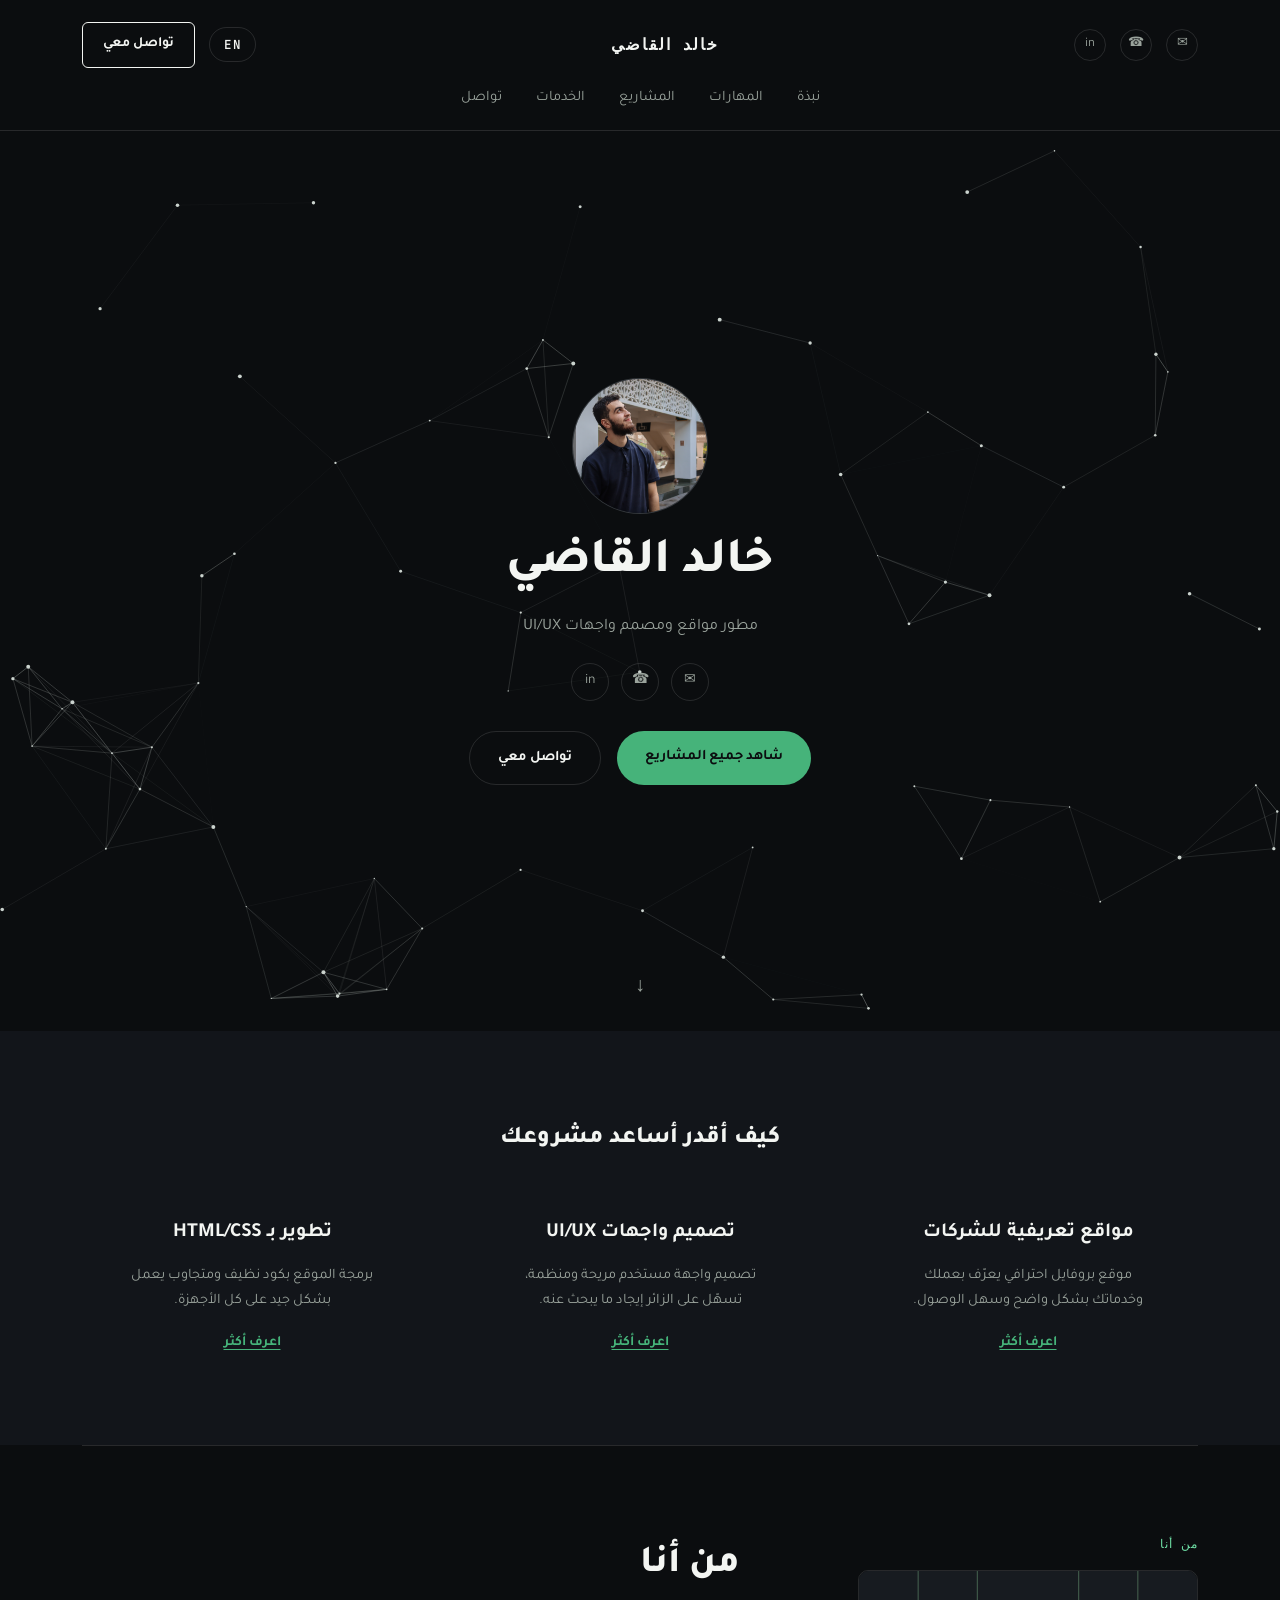
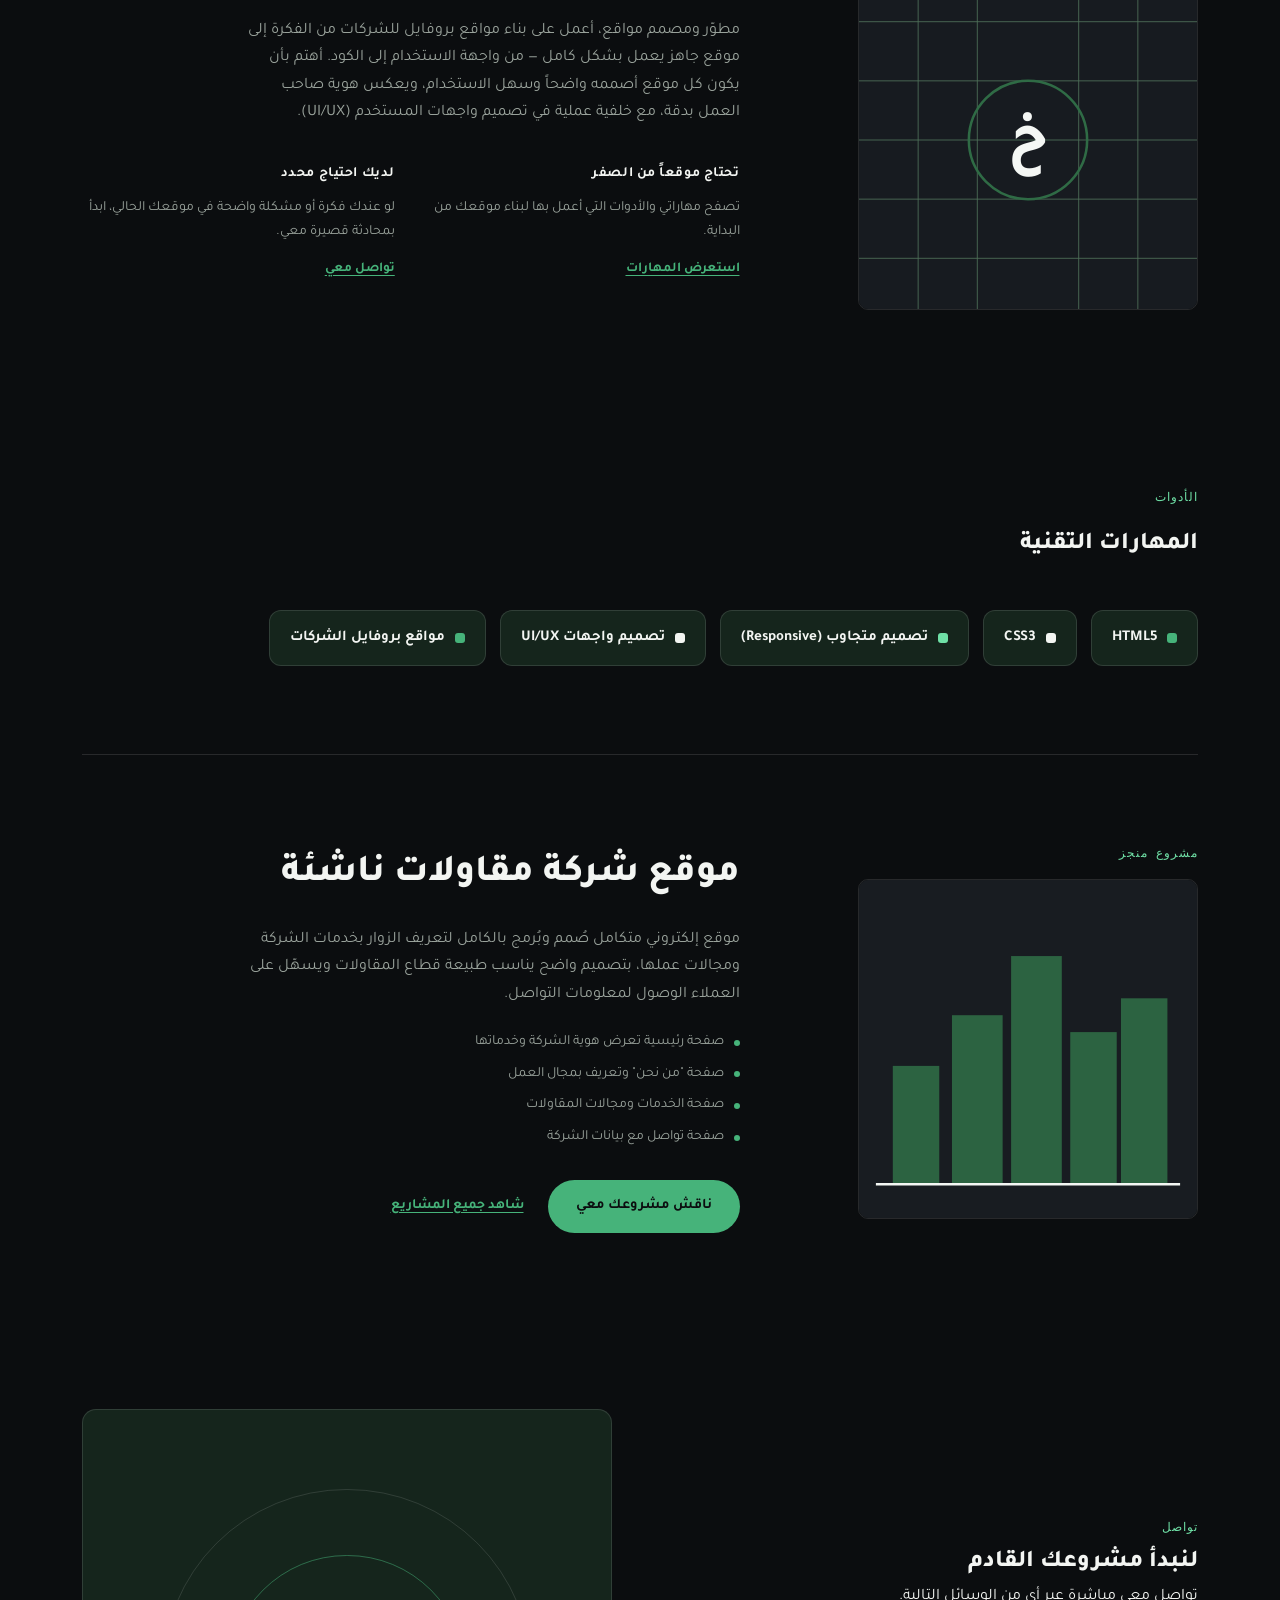
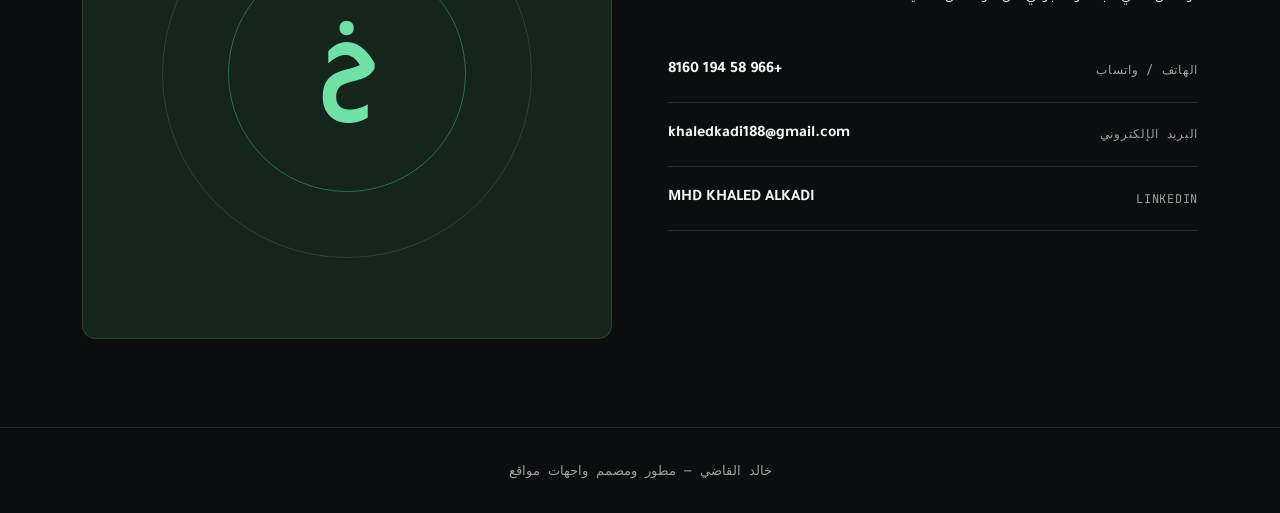
<file: index.html>
<!DOCTYPE html>
<html lang="ar" dir="rtl">
<head>
<meta charset="UTF-8">
<meta name="viewport" content="width=device-width, initial-scale=1.0">
<title>خالد القاضي — مطور ومصمم واجهات مواقع</title>
<meta name="description" content="خالد القاضي، مطور مواقع ومصمم واجهات مستخدم (UI/UX). أبني مواقع بروفايل احترافية للشركات الناشئة.">
<link rel="preconnect" href="https://fonts.googleapis.com">
<link rel="preconnect" href="https://fonts.gstatic.com" crossorigin>
<link href="https://fonts.googleapis.com/css2?family=Fraunces:ital,opsz,wght@0,9..144,400;0,9..144,500;0,9..144,600;1,9..144,500&family=Sora:wght@400;500;600;700&family=JetBrains+Mono:wght@400;500;600&family=Tajawal:wght@400;500;700;800&display=swap" rel="stylesheet">
<link rel="stylesheet" href="Protofile.css">
</head>
<body>

<header class="nav">
  <div class="nav-top wrap">
    <div class="nav-icons">
      <a href="mailto:khaledkadi188@gmail.com" aria-label="Email" class="icon-link">✉</a>
      <a href="tel:+966581948160" aria-label="Phone" class="icon-link">☎</a>
      <a href="https://www.linkedin.com/" target="_blank" rel="noopener" aria-label="LinkedIn" class="icon-link">in</a>
    </div>
    <a href="#top" class="site-title" data-i18n="brandName">خالد القاضي</a>
    <div class="nav-actions">
      <button class="lang-btn" id="langToggle">EN</button>
      <a href="#contact" class="btn-outline" data-i18n="navCta">تواصل معي</a>
      <button class="menu-toggle" id="menuToggle" aria-label="فتح القائمة" aria-expanded="false" aria-controls="navLinks">
        <span></span>
      </button>
    </div>
  </div>
  <nav class="links wrap" id="navLinks">
    <a href="#about" data-i18n="navAbout">نبذة</a>
    <a href="#skills" data-i18n="navSkills">المهارات</a>
    <a href="Projects.html" data-i18n="navProject">المشاريع</a>
    <a href="#services" data-i18n="navServices">الخدمات</a>
    <a href="#contact" data-i18n="navContact">تواصل</a>
    <a href="#contact" class="nav-cta-mobile" data-i18n="navCta">تواصل معي</a>
  </nav>
</header>

<main id="top">
  <!-- HERO -->
  <section class="hero">
    <canvas class="constellation-bg" id="starCanvas" aria-hidden="true"></canvas>
    <div class="hero-content">
      <div class="hero-avatar">
        <img src="/Photo/IMG_0021.JPG.jpeg" alt="خالد القاضي" onerror="this.style.display='none'; document.getElementById('avatarFallback').style.display='flex';">
        <div class="avatar-fallback" id="avatarFallback" style="display:none;">
          <svg viewBox="0 0 24 24" fill="none" stroke="currentColor" stroke-width="1.5">
            <circle cx="12" cy="8" r="4"/>
            <path d="M4 20c0-4 3.5-7 8-7s8 3 8 7"/>
          </svg>
        </div>
      </div>
      <h1 class="hero-name" data-i18n="brandName">خالد القاضي</h1>
      <p class="hero-tagline" data-i18n="heroTagline">مطور مواقع ومصمم واجهات UI/UX</p>
      <div class="hero-socials">
        <a href="mailto:khaledkadi188@gmail.com" aria-label="Email" class="icon-link">✉</a>
        <a href="tel:+966581948160" aria-label="Phone" class="icon-link">☎</a>
        <a href="https://www.linkedin.com/" target="_blank" rel="noopener" aria-label="LinkedIn" class="icon-link">in</a>
      </div>
      <div class="hero-cta">
        <a href="Projects.html" class="btn-solid" data-i18n="viewAllProjects">شاهد جميع المشاريع</a>
        <a href="#contact" class="btn-outline-invert" data-i18n="navCta">تواصل معي</a>
      </div>
    </div>
    <span class="scroll-hint" aria-hidden="true">↓</span>
  </section>

  <!-- SERVICES TRIPTYCH -->
  <section id="services" class="triptych">
    <div class="wrap">
      <h2 class="display center" data-i18n="workTitle">كيف أقدر أساعد مشروعك</h2>
      <div class="triptych-grid">
        <div class="triptych-col">
          <h3 data-i18n="serv1Title">مواقع تعريفية للشركات</h3>
          <p data-i18n="serv1Body">موقع بروفايل احترافي يعرّف بعملك وخدماتك بشكل واضح وسهل الوصول.</p>
          <a href="#project" data-i18n="learnMore">اعرف أكثر</a>
        </div>
        <div class="triptych-col">
          <h3 data-i18n="serv2Title">تصميم واجهات UI/UX</h3>
          <p data-i18n="serv2Body">تصميم واجهة مستخدم مريحة ومنظمة، تسهّل على الزائر إيجاد ما يبحث عنه.</p>
          <a href="#skills" data-i18n="learnMore">اعرف أكثر</a>
        </div>
        <div class="triptych-col">
          <h3 data-i18n="serv3Title">تطوير بـ HTML/CSS</h3>
          <p data-i18n="serv3Body">برمجة الموقع بكود نظيف ومتجاوب يعمل بشكل جيد على كل الأجهزة.</p>
          <a href="#contact" data-i18n="learnMore">اعرف أكثر</a>
        </div>
      </div>
    </div>
  </section>

  <div class="wrap"><hr class="rule"></div>

  <!-- SPLIT: ABOUT / APPROACH -->
  <section id="about" class="split">
    <div class="wrap split-grid">
      <div class="split-media">
        <span class="tag" data-i18n="aboutTag">من أنا</span>
        <div class="media-box">
          <svg viewBox="0 0 400 400" aria-hidden="true">
            <rect width="400" height="400" fill="#181C21"/>
            <g stroke="#7FB88A" stroke-width="1" opacity="0.55">
              <line x1="0" y1="60" x2="400" y2="60"/><line x1="0" y1="130" x2="400" y2="130"/>
              <line x1="0" y1="200" x2="400" y2="200"/><line x1="0" y1="270" x2="400" y2="270"/>
              <line x1="0" y1="340" x2="400" y2="340"/><line x1="70" y1="0" x2="70" y2="400"/>
              <line x1="140" y1="0" x2="140" y2="400"/><line x1="260" y1="0" x2="260" y2="400"/>
              <line x1="330" y1="0" x2="330" y2="400"/>
            </g>
            <circle cx="200" cy="200" r="70" fill="none" stroke="#2F6B45" stroke-width="3"/>
            <text x="200" y="216" text-anchor="middle" font-size="72" font-family="Tajawal, sans-serif" font-weight="800" fill="#F4F7F4">خ</text>
          </svg>
        </div>
      </div>
      <div class="split-body">
        <h2 class="display" data-i18n="aboutTitle">من أنا</h2>
        <p class="lead" data-i18n="aboutBody">مطوّر ومصمم مواقع، أعمل على بناء مواقع بروفايل للشركات من الفكرة إلى موقع جاهز يعمل بشكل كامل — من واجهة الاستخدام إلى الكود. أهتم بأن يكون كل موقع أصممه واضحاً وسهل الاستخدام، ويعكس هوية صاحب العمل بدقة، مع خلفية عملية في تصميم واجهات المستخدم (UI/UX).</p>
        <div class="two-col">
          <div>
            <h4 data-i18n="tryNewTitle">تحتاج موقعاً من الصفر</h4>
            <p data-i18n="tryNewBody">تصفح مهاراتي والأدوات التي أعمل بها لبناء موقعك من البداية.</p>
            <a href="#skills" data-i18n="skillsLink">استعرض المهارات</a>
          </div>
          <div>
            <h4 data-i18n="targetTitle">لديك احتياج محدد</h4>
            <p data-i18n="targetBody">لو عندك فكرة أو مشكلة واضحة في موقعك الحالي، ابدأ بمحادثة قصيرة معي.</p>
            <a href="#contact" data-i18n="scheduleLink">تواصل معي</a>
          </div>
        </div>
      </div>
    </div>
  </section>

  <!-- SKILLS -->
  <section id="skills">
    <div class="wrap">
      <div class="section-head">
        <span class="tag" data-i18n="skillsTag">الأدوات</span>
        <h2 class="display" data-i18n="skillsTitle">المهارات التقنية</h2>
      </div>
      <div class="skills-wrap">
        <div class="skill-chip"><span class="skill-dot"></span>HTML5</div>
        <div class="skill-chip"><span class="skill-dot"></span>CSS3</div>
        <div class="skill-chip"><span class="skill-dot"></span><span data-i18n="skillResponsive">تصميم متجاوب (Responsive)</span></div>
        <div class="skill-chip"><span class="skill-dot"></span><span data-i18n="skillUiUx">تصميم واجهات UI/UX</span></div>
        <div class="skill-chip"><span class="skill-dot"></span><span data-i18n="skillProfile">مواقع بروفايل الشركات</span></div>
      </div>
    </div>
  </section>

  <div class="wrap"><hr class="rule"></div>

  <!-- PROJECT SPLIT (CTA style like reference coaching section) -->
  <section id="project" class="split alt">
    <div class="wrap split-grid">
      <div class="split-media">
        <span class="tag" data-i18n="projectTag">مشروع منجز</span>
        <div class="media-box">
          <svg viewBox="0 0 400 400" aria-hidden="true">
            <rect width="400" height="400" fill="#181C21"/>
            <g fill="#2F6B45" opacity="0.9">
              <rect x="40" y="220" width="55" height="140"/>
              <rect x="110" y="160" width="60" height="200"/>
              <rect x="180" y="90" width="60" height="270"/>
              <rect x="250" y="180" width="55" height="180"/>
              <rect x="310" y="140" width="55" height="220"/>
            </g>
            <line x1="20" y1="360" x2="380" y2="360" stroke="#F4F7F4" stroke-width="3"/>
          </svg>
        </div>
      </div>
      <div class="split-body">
        <h2 class="display" data-i18n="projectTitle">موقع شركة مقاولات ناشئة</h2>
        <p class="lead" data-i18n="projectCardBody">موقع إلكتروني متكامل صُمم وبُرمج بالكامل لتعريف الزوار بخدمات الشركة ومجالات عملها، بتصميم واضح يناسب طبيعة قطاع المقاولات ويسهّل على العملاء الوصول لمعلومات التواصل.</p>
        <ul class="project-list">
          <li data-i18n="projectF1">صفحة رئيسية تعرض هوية الشركة وخدماتها</li>
          <li data-i18n="projectF2">صفحة "من نحن" وتعريف بمجال العمل</li>
          <li data-i18n="projectF3">صفحة الخدمات ومجالات المقاولات</li>
          <li data-i18n="projectF4">صفحة تواصل مع بيانات الشركة</li>
        </ul>
        <a href="#contact" class="btn-solid" data-i18n="bookCta">ناقش مشروعك معي</a>
        <a href="projects.html" class="card-link" style="display:inline-block; margin-inline-start:20px;" data-i18n="viewAllProjects">شاهد جميع المشاريع</a>
      </div>
    </div>
  </section>

  <!-- CONTACT -->
  <section id="contact">
    <div class="wrap">
      <div class="contact-inner">
        <div>
          <span class="tag" data-i18n="contactTag">تواصل</span>
          <h2 class="display" data-i18n="contactTitle">لنبدأ مشروعك القادم</h2>
          <p class="lead" data-i18n="contactLead">تواصل معي مباشرة عبر أي من الوسائل التالية.</p>
          <div class="contact-list">
            <a class="contact-row" href="tel:+966581948160">
              <span class="k" data-i18n="contactPhoneK">الهاتف / واتساب</span>
              <span class="v">+966 58 194 8160</span>
            </a>
            <a class="contact-row" href="mailto:khaledkadi188@gmail.com">
              <span class="k" data-i18n="contactEmailK">البريد الإلكتروني</span>
              <span class="v">khaledkadi188@gmail.com</span>
            </a>
            <a class="contact-row" href="https://www.linkedin.com/" target="_blank" rel="noopener">
              <span class="k">LinkedIn</span>
              <span class="v">MHD KHALED ALKADI</span>
            </a>
          </div>
        </div>
        <div class="contact-visual" aria-hidden="true">
          <div class="ring r1"></div>
          <div class="ring r2"></div>
          <span class="contact-initial">خ</span>
        </div>
      </div>
    </div>
  </section>
</main>

<footer>
  <div class="wrap">
    <span data-i18n="footerText">خالد القاضي — مطور ومصمم واجهات مواقع</span>
  </div>
</footer>

<script>
  const translations = {
    ar: {
      brandName:"خالد القاضي", navAbout:"نبذة", navSkills:"المهارات", navProject:"المشاريع", navServices:"الخدمات", navContact:"تواصل", navCta:"تواصل معي",
      heroTagline:"مطور مواقع ومصمم واجهات UI/UX",
      workTitle:"كيف أقدر أساعد مشروعك",
      serv1Title:"مواقع تعريفية للشركات", serv1Body:"موقع بروفايل احترافي يعرّف بعملك وخدماتك بشكل واضح وسهل الوصول.",
      serv2Title:"تصميم واجهات UI/UX", serv2Body:"تصميم واجهة مستخدم مريحة ومنظمة، تسهّل على الزائر إيجاد ما يبحث عنه.",
      serv3Title:"تطوير بـ HTML/CSS", serv3Body:"برمجة الموقع بكود نظيف ومتجاوب يعمل بشكل جيد على كل الأجهزة.",
      learnMore:"اعرف أكثر",
      aboutTag:"من أنا", aboutTitle:"من أنا",
      aboutBody:"مطوّر ومصمم مواقع، أعمل على بناء مواقع بروفايل للشركات من الفكرة إلى موقع جاهز يعمل بشكل كامل — من واجهة الاستخدام إلى الكود. أهتم بأن يكون كل موقع أصممه واضحاً وسهل الاستخدام، ويعكس هوية صاحب العمل بدقة، مع خلفية عملية في تصميم واجهات المستخدم (UI/UX).",
      tryNewTitle:"تحتاج موقعاً من الصفر", tryNewBody:"تصفح مهاراتي والأدوات التي أعمل بها لبناء موقعك من البداية.", skillsLink:"استعرض المهارات",
      targetTitle:"لديك احتياج محدد", targetBody:"لو عندك فكرة أو مشكلة واضحة في موقعك الحالي، ابدأ بمحادثة قصيرة معي.", scheduleLink:"تواصل معي",
      skillsTag:"الأدوات", skillsTitle:"المهارات التقنية",
      skillResponsive:"تصميم متجاوب (Responsive)", skillUiUx:"تصميم واجهات UI/UX", skillProfile:"مواقع بروفايل الشركات",
      projectTag:"مشروع منجز", projectTitle:"موقع شركة مقاولات ناشئة",
      projectCardBody:"موقع إلكتروني متكامل صُمم وبُرمج بالكامل لتعريف الزوار بخدمات الشركة ومجالات عملها، بتصميم واضح يناسب طبيعة قطاع المقاولات ويسهّل على العملاء الوصول لمعلومات التواصل.",
      projectF1:"صفحة رئيسية تعرض هوية الشركة وخدماتها",
      projectF2:'صفحة "من نحن" وتعريف بمجال العمل',
      projectF3:"صفحة الخدمات ومجالات المقاولات",
      projectF4:"صفحة تواصل مع بيانات الشركة",
      bookCta:"ناقش مشروعك معي",
      viewAllProjects:"شاهد جميع المشاريع",
      contactTag:"تواصل", contactTitle:"لنبدأ مشروعك القادم", contactLead:"تواصل معي مباشرة عبر أي من الوسائل التالية.",
      contactPhoneK:"الهاتف / واتساب", contactEmailK:"البريد الإلكتروني",
      footerText:"خالد القاضي — مطور ومصمم واجهات مواقع"
    },
    en: {
      brandName:"Khaled Alkadi", navAbout:"About", navSkills:"Skills", navProject:"Projects", navServices:"Services", navContact:"Contact", navCta:"Get in touch",
      heroTagline:"Web Developer & UI/UX Designer",
      workTitle:"How I can help your project",
      serv1Title:"Company profile websites", serv1Body:"A professional profile site that introduces your business and services clearly.",
      serv2Title:"UI/UX design", serv2Body:"Clear, organized interface design that helps visitors find what they need.",
      serv3Title:"HTML/CSS development", serv3Body:"Clean, responsive code that works well across every device.",
      learnMore:"Learn more",
      aboutTag:"About", aboutTitle:"Who I am",
      aboutBody:"A web developer and designer who builds company profile websites from concept to a fully working site — from the interface to the code. I care about making every site I design clear and easy to use, accurately reflecting the business behind it, with hands-on grounding in UI/UX design.",
      tryNewTitle:"Starting from scratch", tryNewBody:"Browse my skills and the tools I use to build your site from the ground up.", skillsLink:"See my skills",
      targetTitle:"Have a specific need", targetBody:"If you have a clear idea or an issue with your current site, let's talk.", scheduleLink:"Get in touch",
      skillsTag:"Toolkit", skillsTitle:"Technical skills",
      skillResponsive:"Responsive design", skillUiUx:"UI/UX design", skillProfile:"Company profile sites",
      projectTag:"Completed project", projectTitle:"Growing construction company website",
      projectCardBody:"A complete website designed and built to introduce visitors to the company's services and areas of work, with a clear layout suited to the construction sector and easy access to contact information.",
      projectF1:"Homepage showcasing the company's identity and services",
      projectF2:'An "About us" page introducing the business',
      projectF3:"A services page covering construction specialties",
      projectF4:"A contact page with company details",
      bookCta:"Discuss your project",
      viewAllProjects:"View all projects",
      contactTag:"Contact", contactTitle:"Let's start your next project", contactLead:"Reach out directly through any of the channels below.",
      contactPhoneK:"Phone / WhatsApp", contactEmailK:"Email",
      footerText:"Khaled Alkadi — Web Developer & UI/UX Designer"
    }
  };

  const langToggle = document.getElementById('langToggle');
  const htmlEl = document.documentElement;

  function applyLang(lang){
    const dict = translations[lang];
    document.querySelectorAll('[data-i18n]').forEach(el=>{
      const key = el.getAttribute('data-i18n');
      if(dict[key] !== undefined){ el.innerHTML = dict[key]; }
    });
    htmlEl.setAttribute('lang', lang);
    htmlEl.setAttribute('dir', lang === 'ar' ? 'rtl' : 'ltr');
    langToggle.textContent = lang === 'ar' ? 'EN' : 'عربي';
    langToggle.setAttribute('aria-label', lang === 'ar' ? 'Switch to English' : 'التبديل إلى العربية');
  }

  let currentLang = 'ar';
  langToggle.addEventListener('click', ()=>{
    currentLang = currentLang === 'ar' ? 'en' : 'ar';
    applyLang(currentLang);
  });

  applyLang(currentLang);

  // ---- mobile hamburger menu ----
  const menuToggle = document.getElementById('menuToggle');
  const navLinks = document.getElementById('navLinks');
  if(menuToggle && navLinks){
    menuToggle.addEventListener('click', ()=>{
      const isOpen = navLinks.classList.toggle('open');
      menuToggle.setAttribute('aria-expanded', isOpen ? 'true' : 'false');
    });
    navLinks.querySelectorAll('a').forEach(a=>{
      a.addEventListener('click', ()=>{
        navLinks.classList.remove('open');
        menuToggle.setAttribute('aria-expanded', 'false');
      });
    });
  }

  // ---- animated constellation background ----
  (function(){
    const canvas = document.getElementById('starCanvas');
    if(!canvas) return;
    const ctx = canvas.getContext('2d');
    const heroSection = canvas.closest('.hero');
    let w, h, dpr, points, reduceMotion, rafId;

    reduceMotion = window.matchMedia('(prefers-reduced-motion: reduce)').matches;

    function sizeCanvas(){
      dpr = Math.min(window.devicePixelRatio || 1, 2);
      w = heroSection.clientWidth;
      h = heroSection.clientHeight;
      canvas.width = w * dpr;
      canvas.height = h * dpr;
      canvas.style.width = w + 'px';
      canvas.style.height = h + 'px';
      ctx.setTransform(dpr, 0, 0, dpr, 0, 0);
    }

    function makePoints(){
      const area = w * h;
      const count = Math.max(28, Math.min(90, Math.round(area / 16000)));
      points = new Array(count).fill(0).map(()=>({
        x: Math.random() * w,
        y: Math.random() * h,
        vx: (Math.random() - 0.5) * 0.25,
        vy: (Math.random() - 0.5) * 0.25,
        r: Math.random() * 1.4 + 0.6
      }));
    }

    function step(){
      ctx.clearRect(0, 0, w, h);
      const linkDist = Math.min(150, w / 6);

      for(let i = 0; i < points.length; i++){
        const p = points[i];
        p.x += p.vx; p.y += p.vy;
        if(p.x < 0 || p.x > w) p.vx *= -1;
        if(p.y < 0 || p.y > h) p.vy *= -1;
        p.x = Math.max(0, Math.min(w, p.x));
        p.y = Math.max(0, Math.min(h, p.y));
      }

      for(let i = 0; i < points.length; i++){
        for(let j = i + 1; j < points.length; j++){
          const dx = points[i].x - points[j].x;
          const dy = points[i].y - points[j].y;
          const dist = Math.sqrt(dx*dx + dy*dy);
          if(dist < linkDist){
            ctx.strokeStyle = `rgba(203,211,206,${0.35 * (1 - dist / linkDist)})`;
            ctx.lineWidth = 1;
            ctx.beginPath();
            ctx.moveTo(points[i].x, points[i].y);
            ctx.lineTo(points[j].x, points[j].y);
            ctx.stroke();
          }
        }
      }

      ctx.fillStyle = '#CBD3CE';
      for(let i = 0; i < points.length; i++){
        const p = points[i];
        ctx.beginPath();
        ctx.arc(p.x, p.y, p.r, 0, Math.PI * 2);
        ctx.fill();
      }

      if(!reduceMotion) rafId = requestAnimationFrame(step);
    }

    function start(){
      sizeCanvas();
      makePoints();
      if(rafId) cancelAnimationFrame(rafId);
      step();
    }

    let resizeTimer;
    window.addEventListener('resize', ()=>{
      clearTimeout(resizeTimer);
      resizeTimer = setTimeout(start, 200);
    });

    start();
  })();
</script>

</body>
</html>
</file>
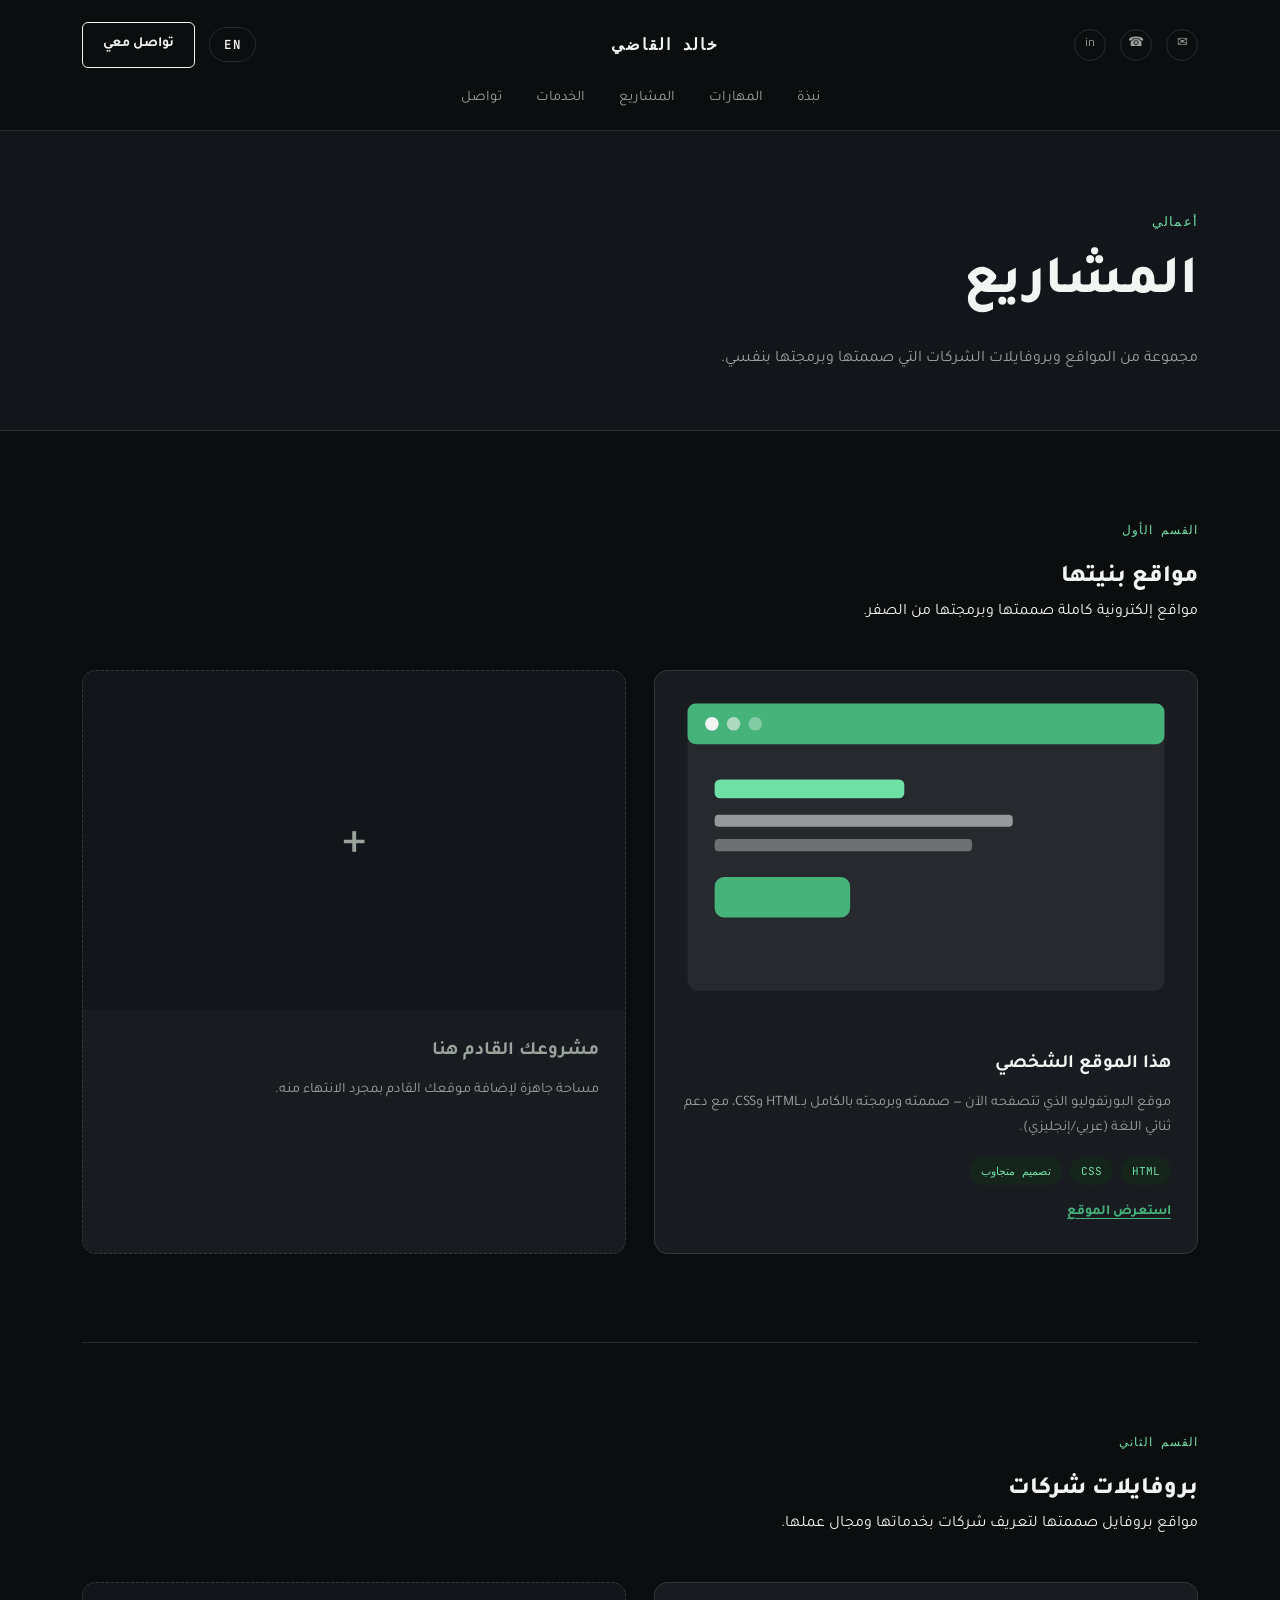
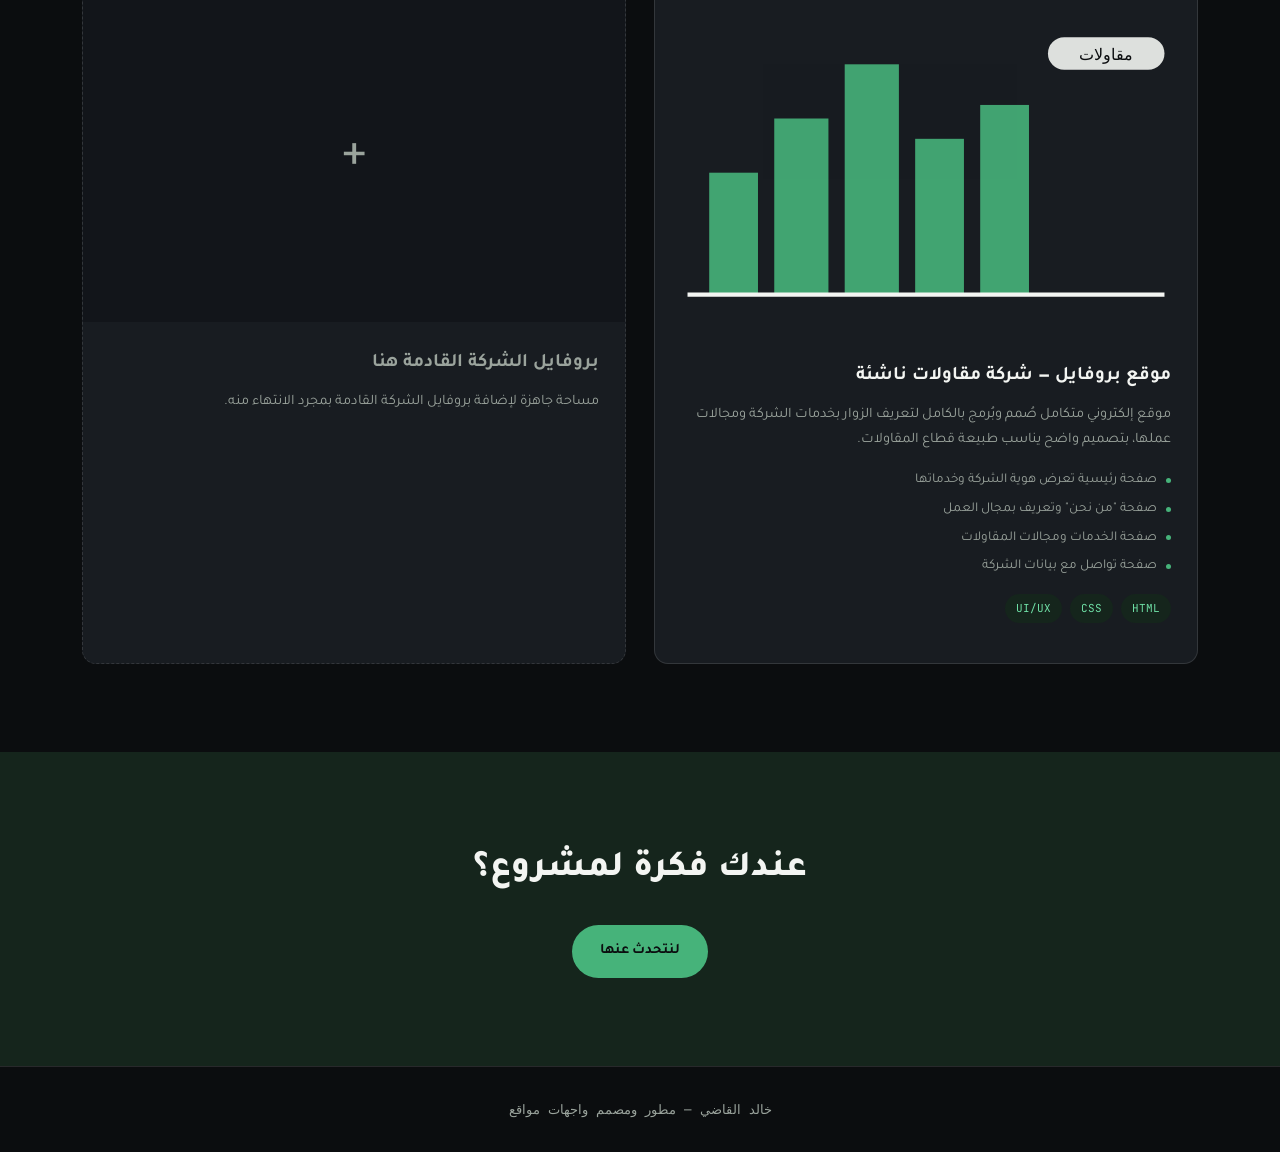
<file: Projects.html>
<!DOCTYPE html>
<html lang="ar" dir="rtl">
<head>
<meta charset="UTF-8">
<meta name="viewport" content="width=device-width, initial-scale=1.0">
<title>المشاريع — خالد القاضي</title>
<meta name="description" content="مشاريع خالد القاضي — مواقع إلكترونية وبروفايلات شركات صممها وطوّرها.">
<link rel="preconnect" href="https://fonts.googleapis.com">
<link rel="preconnect" href="https://fonts.gstatic.com" crossorigin>
<link href="https://fonts.googleapis.com/css2?family=Fraunces:ital,opsz,wght@0,9..144,400;0,9..144,500;0,9..144,600;1,9..144,500&family=Sora:wght@400;500;600;700&family=JetBrains+Mono:wght@400;500;600&family=Tajawal:wght@400;500;700;800&display=swap" rel="stylesheet">
<link rel="stylesheet" href="Protofile.css">

</head>
<body>

<header class="nav">
  <div class="nav-top wrap">
    <div class="nav-icons">
      <a href="mailto:khaledkadi188@gmail.com" aria-label="Email" class="icon-link">✉</a>
      <a href="tel:+966581948160" aria-label="Phone" class="icon-link">☎</a>
      <a href="https://www.linkedin.com/" target="_blank" rel="noopener" aria-label="LinkedIn" class="icon-link">in</a>
    </div>
    <a href="index.html#top" class="site-title" data-i18n="brandName">خالد القاضي</a>
    <div class="nav-actions">
      <button class="lang-btn" id="langToggle">EN</button>
      <a href="index.html#contact" class="btn-outline" data-i18n="navCta">تواصل معي</a>
      <button class="menu-toggle" id="menuToggle" aria-label="فتح القائمة" aria-expanded="false" aria-controls="navLinks">
        <span></span>
      </button>
    </div>
  </div>
  <nav class="links wrap" id="navLinks">
    <a href="index.html#about" data-i18n="navAbout">نبذة</a>
    <a href="index.html#skills" data-i18n="navSkills">المهارات</a>
    <a href="projects.html" data-i18n="navProjects">المشاريع</a>
    <a href="index.html#services" data-i18n="navServices">الخدمات</a>
    <a href="index.html#contact" data-i18n="navContact">تواصل</a>
    <a href="index.html#contact" class="nav-cta-mobile" data-i18n="navCta">تواصل معي</a>
  </nav>
</header>

<main id="top">
  <!-- PAGE HEADER -->
  <section class="page-header">
    <div class="wrap">
      <span class="eyebrow" data-i18n="pageEyebrow">أعمالي</span>
      <h1 class="display" data-i18n="pageTitle">المشاريع</h1>
      <p class="lead" data-i18n="pageLead">مجموعة من المواقع وبروفايلات الشركات التي صممتها وبرمجتها بنفسي.</p>
    </div>
  </section>

  <!-- WEBSITES -->
  <section id="websites">
    <div class="wrap">
      <div class="section-head">
        <span class="tag" data-i18n="websitesTag">القسم الأول</span>
        <h2 class="display" data-i18n="websitesTitle">مواقع بنيتها</h2>
        <p class="lead" data-i18n="websitesLead">مواقع إلكترونية كاملة صممتها وبرمجتها من الصفر.</p>
      </div>
      <div class="project-grid">

        <article class="project-card-sm">
          <div class="card-media">
            <svg viewBox="0 0 400 260" aria-hidden="true">
              <rect width="400" height="260" fill="#181C21"/>
              <rect x="24" y="24" width="352" height="212" rx="8" fill="#F3F5F2" opacity="0.06"/>
              <rect x="24" y="24" width="352" height="30" rx="6" fill="#46B37A"/>
              <circle cx="42" cy="39" r="5" fill="#F3F5F2"/><circle cx="58" cy="39" r="5" fill="#F3F5F2" opacity="0.6"/><circle cx="74" cy="39" r="5" fill="#F3F5F2" opacity="0.35"/>
              <rect x="44" y="80" width="140" height="14" rx="4" fill="#6FE0A6"/>
              <rect x="44" y="106" width="220" height="9" rx="3" fill="#F3F5F2" opacity="0.55"/>
              <rect x="44" y="124" width="190" height="9" rx="3" fill="#F3F5F2" opacity="0.35"/>
              <rect x="44" y="152" width="100" height="30" rx="7" fill="#46B37A"/>
            </svg>
          </div>
          <div class="card-body">
            <h3 data-i18n="site1Title">هذا الموقع الشخصي</h3>
            <p data-i18n="site1Body">موقع البورتفوليو الذي تتصفحه الآن — صممته وبرمجته بالكامل بـHTML وCSS، مع دعم ثنائي اللغة (عربي/إنجليزي).</p>
            <div class="card-tags">
              <span class="ptag">HTML</span><span class="ptag">CSS</span><span class="ptag" data-i18n="ptagResponsive">تصميم متجاوب</span>
            </div>
            <a href="index.html#top" class="card-link" data-i18n="viewSite">استعرض الموقع</a>
          </div>
        </article>

        <article class="project-card-sm placeholder-card">
          <div class="card-media placeholder-media">
            <span class="plus">+</span>
          </div>
          <div class="card-body">
            <h3 data-i18n="placeholderTitle">مشروعك القادم هنا</h3>
            <p data-i18n="placeholderBody">مساحة جاهزة لإضافة موقعك القادم بمجرد الانتهاء منه.</p>
          </div>
        </article>

      </div>
    </div>
  </section>

  <div class="wrap"><hr class="rule"></div>

  <!-- COMPANY PROFILES -->
  <section id="profiles">
    <div class="wrap">
      <div class="section-head">
        <span class="tag" data-i18n="profilesTag">القسم الثاني</span>
        <h2 class="display" data-i18n="profilesTitle">بروفايلات شركات</h2>
        <p class="lead" data-i18n="profilesLead">مواقع بروفايل صممتها لتعريف شركات بخدماتها ومجال عملها.</p>
      </div>
      <div class="project-grid">

        <article class="project-card-sm">
          <div class="card-media">
            <svg viewBox="0 0 400 260" aria-hidden="true">
              <rect width="400" height="260" fill="#181C21"/>
              <g fill="#46B37A" opacity="0.9">
                <rect x="40" y="140" width="36" height="90"/>
                <rect x="88" y="100" width="40" height="130"/>
                <rect x="140" y="60" width="40" height="170"/>
                <rect x="192" y="115" width="36" height="115"/>
                <rect x="240" y="90" width="36" height="140"/>
              </g>
              <line x1="24" y1="230" x2="376" y2="230" stroke="#F3F5F2" stroke-width="3"/>
              <rect x="290" y="40" width="86" height="24" rx="12" fill="#F3F5F2" opacity="0.9"/>
              <text x="333" y="57" text-anchor="middle" font-size="12" font-family="JetBrains Mono, monospace" fill="#0B0D0F">مقاولات</text>
            </svg>
          </div>
          <div class="card-body">
            <h3 data-i18n="profile1Title">موقع بروفايل — شركة مقاولات ناشئة</h3>
            <p data-i18n="profile1Body">موقع إلكتروني متكامل صُمم وبُرمج بالكامل لتعريف الزوار بخدمات الشركة ومجالات عملها، بتصميم واضح يناسب طبيعة قطاع المقاولات.</p>
            <ul class="card-list">
              <li data-i18n="profileF1">صفحة رئيسية تعرض هوية الشركة وخدماتها</li>
              <li data-i18n="profileF2">صفحة "من نحن" وتعريف بمجال العمل</li>
              <li data-i18n="profileF3">صفحة الخدمات ومجالات المقاولات</li>
              <li data-i18n="profileF4">صفحة تواصل مع بيانات الشركة</li>
            </ul>
            <div class="card-tags">
              <span class="ptag">HTML</span><span class="ptag">CSS</span><span class="ptag" data-i18n="ptagUx">UI/UX</span>
            </div>
          </div>
        </article>

        <article class="project-card-sm placeholder-card">
          <div class="card-media placeholder-media">
            <span class="plus">+</span>
          </div>
          <div class="card-body">
            <h3 data-i18n="placeholderTitle2">بروفايل الشركة القادمة هنا</h3>
            <p data-i18n="placeholderBody2">مساحة جاهزة لإضافة بروفايل الشركة القادمة بمجرد الانتهاء منه.</p>
          </div>
        </article>

      </div>
    </div>
  </section>

  <!-- CTA -->
  <section class="cta-band">
    <div class="wrap cta-inner">
      <h2 class="display" data-i18n="ctaTitle">عندك فكرة لمشروع؟</h2>
      <a href="index.html#contact" class="btn-solid" data-i18n="ctaBtn">لنتحدث عنها</a>
    </div>
  </section>
</main>

<footer>
  <div class="wrap">
    <span data-i18n="footerText">خالد القاضي — مطور ومصمم واجهات مواقع</span>
  </div>
</footer>

<script>
  const translations = {
    ar: {
      brandName:"خالد القاضي", navAbout:"نبذة", navSkills:"المهارات", navProjects:"المشاريع", navServices:"الخدمات", navContact:"تواصل", navCta:"تواصل معي",
      pageEyebrow:"أعمالي", pageTitle:"المشاريع", pageLead:"مجموعة من المواقع وبروفايلات الشركات التي صممتها وبرمجتها بنفسي.",
      websitesTag:"القسم الأول", websitesTitle:"مواقع بنيتها", websitesLead:"مواقع إلكترونية كاملة صممتها وبرمجتها من الصفر.",
      site1Title:"هذا الموقع الشخصي", site1Body:"موقع البورتفوليو الذي تتصفحه الآن — صممته وبرمجته بالكامل بـHTML وCSS، مع دعم ثنائي اللغة (عربي/إنجليزي).",
      ptagResponsive:"تصميم متجاوب", viewSite:"استعرض الموقع",
      placeholderTitle:"مشروعك القادم هنا", placeholderBody:"مساحة جاهزة لإضافة موقعك القادم بمجرد الانتهاء منه.",
      profilesTag:"القسم الثاني", profilesTitle:"بروفايلات شركات", profilesLead:"مواقع بروفايل صممتها لتعريف شركات بخدماتها ومجال عملها.",
      profile1Title:"موقع بروفايل — شركة مقاولات ناشئة",
      profile1Body:"موقع إلكتروني متكامل صُمم وبُرمج بالكامل لتعريف الزوار بخدمات الشركة ومجالات عملها، بتصميم واضح يناسب طبيعة قطاع المقاولات.",
      profileF1:"صفحة رئيسية تعرض هوية الشركة وخدماتها",
      profileF2:'صفحة "من نحن" وتعريف بمجال العمل',
      profileF3:"صفحة الخدمات ومجالات المقاولات",
      profileF4:"صفحة تواصل مع بيانات الشركة",
      ptagUx:"UI/UX",
      placeholderTitle2:"بروفايل الشركة القادمة هنا", placeholderBody2:"مساحة جاهزة لإضافة بروفايل الشركة القادمة بمجرد الانتهاء منه.",
      ctaTitle:"عندك فكرة لمشروع؟", ctaBtn:"لنتحدث عنها",
      footerText:"خالد القاضي — مطور ومصمم واجهات مواقع"
    },
    en: {
      brandName:"Khaled Alkadi", navAbout:"About", navSkills:"Skills", navProjects:"Projects", navServices:"Services", navContact:"Contact", navCta:"Get in touch",
      pageEyebrow:"My work", pageTitle:"Projects", pageLead:"A collection of websites and company profiles I've designed and built myself.",
      websitesTag:"Section one", websitesTitle:"Websites I've built", websitesLead:"Full websites I designed and coded from scratch.",
      site1Title:"This portfolio site", site1Body:"The portfolio site you're browsing right now — fully designed and coded in HTML and CSS, with bilingual (Arabic/English) support.",
      ptagResponsive:"Responsive design", viewSite:"View site",
      placeholderTitle:"Your next project here", placeholderBody:"A ready spot to add your next website once it's done.",
      profilesTag:"Section two", profilesTitle:"Company profiles", profilesLead:"Profile websites I designed to introduce companies and their services.",
      profile1Title:"Profile website — growing construction company",
      profile1Body:"A complete website designed and built to introduce visitors to the company's services and areas of work, with a clear layout suited to the construction sector.",
      profileF1:"Homepage showcasing the company's identity and services",
      profileF2:'An "About us" page introducing the business',
      profileF3:"A services page covering construction specialties",
      profileF4:"A contact page with company details",
      ptagUx:"UI/UX",
      placeholderTitle2:"Next company profile here", placeholderBody2:"A ready spot to add the next company profile once it's done.",
      ctaTitle:"Have a project in mind?", ctaBtn:"Let's talk about it",
      footerText:"Khaled Alkadi — Web Developer & UI/UX Designer"
    }
  };

  const langToggle = document.getElementById('langToggle');
  const htmlEl = document.documentElement;

  function applyLang(lang){
    const dict = translations[lang];
    document.querySelectorAll('[data-i18n]').forEach(el=>{
      const key = el.getAttribute('data-i18n');
      if(dict[key] !== undefined){ el.innerHTML = dict[key]; }
    });
    htmlEl.setAttribute('lang', lang);
    htmlEl.setAttribute('dir', lang === 'ar' ? 'rtl' : 'ltr');
    langToggle.textContent = lang === 'ar' ? 'EN' : 'عربي';
    langToggle.setAttribute('aria-label', lang === 'ar' ? 'Switch to English' : 'التبديل إلى العربية');
  }

  let currentLang = 'ar';
  langToggle.addEventListener('click', ()=>{
    currentLang = currentLang === 'ar' ? 'en' : 'ar';
    applyLang(currentLang);
  });

  applyLang(currentLang);

  // ---- mobile hamburger menu ----
  const menuToggle = document.getElementById('menuToggle');
  const navLinks = document.getElementById('navLinks');
  if(menuToggle && navLinks){
    menuToggle.addEventListener('click', ()=>{
      const isOpen = navLinks.classList.toggle('open');
      menuToggle.setAttribute('aria-expanded', isOpen ? 'true' : 'false');
    });
    navLinks.querySelectorAll('a').forEach(a=>{
      a.addEventListener('click', ()=>{
        navLinks.classList.remove('open');
        menuToggle.setAttribute('aria-expanded', 'false');
      });
    });
  }
</script>

</body>
</html>
</file>
<file: Protofile.css>
:root{
  --bg:#0B0D0F;
  --bg-alt:#12151A;
  --bg-card:#181C21;
  --ink:#F3F5F2;
  --text-lo:#9AA39C;
  --line: rgba(243,245,242,0.12);
  --green:#46B37A;
  --green-bright:#6FE0A6;
  --green-dark:#1E4A2F;
  --green-light:#15251C;
  --dot:#CBD3CE;
  --star-line: rgba(203,211,206,0.30);
  --max: 1180px;
  --font-display-en: 'Fraunces', serif;
  --font-body-en: 'Sora', sans-serif;
  --font-display-ar: 'Tajawal', sans-serif;
  --font-body-ar: 'Tajawal', sans-serif;
  --font-mono: 'JetBrains Mono', monospace;
}
*{box-sizing:border-box; margin:0; padding:0;}
html{scroll-behavior:smooth;}
@media (prefers-reduced-motion: reduce){
  html{scroll-behavior:auto;}
  *{animation-duration:0.01ms !important; transition-duration:0.01ms !important;}
}
body{
  background:var(--bg);
  color:var(--ink);
  font-family:var(--font-body-ar);
  line-height:1.7;
}
html[lang="en"] body{ font-family:var(--font-body-en); }
html[lang="en"] h1, html[lang="en"] h2, html[lang="en"] .display{ font-family:var(--font-display-en); font-style:italic; font-weight:500; }
html[lang="ar"] h1, html[lang="ar"] h2, html[lang="ar"] .display{ font-family:var(--font-display-ar); font-weight:800; }

a{color:inherit;}
.wrap{max-width:var(--max); margin:0 auto; padding:0 32px;}
section{padding:88px 0;}
@media (max-width:720px){ section{padding:56px 0;} }

a:focus-visible, button:focus-visible{ outline:2px solid var(--green); outline-offset:3px; border-radius:4px; }

/* ---------- nav ---------- */
header.nav{ background:var(--bg); border-bottom:1px solid var(--line); position:sticky; top:0; z-index:50; }
.nav-top{ display:flex; align-items:center; justify-content:space-between; padding:22px 32px 18px; gap:16px; }
.nav-icons{ display:flex; gap:14px; }
.icon-link{
  width:32px; height:32px; border-radius:50%; border:1px solid var(--line);
  display:flex; align-items:center; justify-content:center; text-decoration:none;
  font-size:13px; color:var(--text-lo); transition:border-color .2s ease, color .2s ease;
}
.icon-link:hover{ border-color:var(--green); color:var(--green-bright); }
.site-title{
  font-family:var(--font-mono); font-size:16px; letter-spacing:.12em; text-transform:uppercase;
  text-decoration:none; color:var(--ink); font-weight:600;
}
.nav-actions{ display:flex; align-items:center; gap:14px; }
.lang-btn{
  font-family:var(--font-mono); font-size:12.5px; font-weight:600;
  background:transparent; border:1px solid var(--line); color:var(--ink);
  padding:8px 14px; border-radius:999px; cursor:pointer; letter-spacing:.04em;
  transition:border-color .2s ease;
}
.lang-btn:hover{ border-color:var(--green); }
.btn-outline{
  border:1px solid var(--ink); color:var(--ink); text-decoration:none;
  padding:10px 20px; border-radius:6px; font-size:14px; font-weight:600;
  transition:background .2s ease, color .2s ease, border-color .2s ease;
}
.btn-outline:hover{ background:var(--green); color:var(--bg); border-color:var(--green); }
nav.links{
  display:flex; justify-content:center; gap:34px; padding:0 32px 20px;
  font-size:14.5px;
}
nav.links a{ text-decoration:none; color:var(--text-lo); transition:color .2s ease; }
nav.links a:hover{ color:var(--green-bright); }
@media (max-width:720px){
  .nav-top{ flex-wrap:wrap; }
  nav.links{ gap:18px; flex-wrap:wrap; font-size:13px; }
}

/* ---------- hero ---------- */
.hero{
  position:relative; overflow:hidden;
  min-height:100vh; min-height:100svh;
  display:flex; align-items:center; justify-content:center;
  text-align:center; background:var(--bg);
}
.constellation-bg{ position:absolute; inset:0; width:100%; height:100%; display:block; }
.hero-content{
  position:relative; z-index:2;
  display:flex; flex-direction:column; align-items:center; gap:20px;
  padding:40px 32px; max-width:640px; margin:0 auto;
}
.eyebrow{
  font-family:var(--font-mono); font-size:12.5px; letter-spacing:.1em; text-transform:uppercase;
  color:var(--green-bright); display:inline-block;
}
.hero-avatar{
  width:136px; height:136px; border-radius:50%; overflow:hidden;
  background:var(--bg-card); border:1px solid var(--line);
  display:flex; align-items:center; justify-content:center; position:relative;
  animation:avatarGlow 4.5s ease-in-out infinite;
}
@keyframes avatarGlow{
  0%,100%{ box-shadow:0 0 0 1px var(--line), 0 0 30px rgba(70,179,122,0.14); }
  50%{ box-shadow:0 0 0 1px var(--line), 0 0 48px rgba(70,179,122,0.26); }
}
.hero-avatar img{ width:100%; height:100%; object-fit:cover; display:block; }
.avatar-fallback{ width:100%; height:100%; display:flex; align-items:center; justify-content:center; }
.avatar-fallback svg{ width:44%; height:44%; opacity:.4; }
.hero-name{ font-size:clamp(32px,5.2vw,50px); color:var(--ink); line-height:1.2; }
.hero-tagline{ font-size:16px; color:var(--text-lo); max-width:42ch; }
.hero-socials{ display:flex; gap:12px; margin-top:2px; }
.hero-socials .icon-link{ width:38px; height:38px; font-size:14px; }
.hero-cta{ display:flex; gap:16px; margin-top:10px; flex-wrap:wrap; justify-content:center; }
.scroll-hint{
  position:absolute; bottom:26px; left:50%; transform:translateX(-50%);
  color:var(--text-lo); font-size:20px; z-index:2;
  animation:scrollBounce 2.2s ease-in-out infinite;
}
@keyframes scrollBounce{ 0%,100%{ transform:translateX(-50%) translateY(0); opacity:.6;} 50%{ transform:translateX(-50%) translateY(8px); opacity:1;} }

/* ---------- services triptych ---------- */
.triptych{ background:var(--bg-alt); }
.triptych .center{ text-align:center; margin-bottom:56px; color:var(--ink); }
.triptych-grid{ display:grid; grid-template-columns:repeat(3,1fr); gap:48px; text-align:center; }
@media (max-width:820px){ .triptych-grid{ grid-template-columns:1fr; gap:40px; } }
.triptych-col h3{ font-size:20px; margin-bottom:14px; font-family:var(--font-body-ar); color:var(--ink); }
html[lang="en"] .triptych-col h3{ font-family:var(--font-body-en); font-weight:700; }
.triptych-col p{ font-size:14.5px; color:var(--text-lo); max-width:32ch; margin:0 auto 16px; }
.triptych-col a{ font-size:14px; text-decoration:underline; text-underline-offset:4px; color:var(--green); font-weight:600; }
.triptych-col a:hover{ color:var(--green-bright); }

.rule{ border:none; border-top:1px solid var(--line); margin:0; }

/* ---------- split sections ---------- */
.split-grid{ display:grid; grid-template-columns:0.75fr 1.25fr; gap:64px; align-items:start; }
@media (max-width:860px){ .split-grid{ grid-template-columns:1fr; gap:32px; } }
.split-media .tag{ display:block; margin-bottom:16px; }
.media-box{ border-radius:10px; overflow:hidden; aspect-ratio:1/1; max-width:340px; border:1px solid var(--line); }
.media-box svg{ width:100%; height:100%; display:block; animation:floatShape 6s ease-in-out infinite; }
@keyframes floatShape{ 0%,100%{ transform:translateY(0);} 50%{ transform:translateY(-6px);} }
.tag{
  font-family:var(--font-mono); font-size:12px; letter-spacing:.08em; text-transform:uppercase;
  color:var(--green-bright);
}
.split-body h2.display{ font-size:clamp(26px,3.6vw,38px); margin-bottom:20px; color:var(--ink); }
.split-body .lead{ font-size:16px; color:var(--text-lo); max-width:56ch; margin-bottom:8px; }
.two-col{ display:grid; grid-template-columns:1fr 1fr; gap:32px; margin-top:36px; }
@media (max-width:560px){ .two-col{ grid-template-columns:1fr; } }
.two-col h4{ font-size:14px; letter-spacing:.04em; text-transform:uppercase; margin-bottom:10px; color:var(--ink); }
.two-col p{ font-size:14px; color:var(--text-lo); margin-bottom:12px; }
.two-col a{ font-size:13.5px; text-decoration:underline; text-underline-offset:4px; color:var(--green); font-weight:600; }
.two-col a:hover{ color:var(--green-bright); }

.split.alt .project-list{ list-style:none; display:flex; flex-direction:column; gap:8px; margin:22px 0 30px; }
.split.alt .project-list li{ display:flex; align-items:center; gap:10px; font-size:14px; color:var(--text-lo); }
.split.alt .project-list li::before{ content:''; width:6px; height:6px; border-radius:50%; background:var(--green); flex-shrink:0; }
.btn-solid{
  display:inline-block; background:var(--green); color:var(--bg);
  padding:14px 28px; border-radius:999px; text-decoration:none; font-weight:700; font-size:14.5px;
  transition:transform .2s ease, background .2s ease;
}
.btn-solid:hover{ transform:translateY(-2px); background:var(--green-bright); }
.btn-outline-invert{
  display:inline-block; border:1px solid var(--line); color:var(--ink);
  padding:14px 28px; border-radius:999px; text-decoration:none; font-weight:700; font-size:14.5px;
  transition:border-color .2s ease, color .2s ease;
}
.btn-outline-invert:hover{ border-color:var(--green); color:var(--green-bright); }

/* ---------- skills ---------- */
.section-head{ max-width:60ch; margin-bottom:44px; }
.section-head h2{ margin-top:12px; color:var(--ink); }
.skills-wrap{ display:flex; flex-wrap:wrap; gap:14px; }
.skill-chip{
  display:flex; align-items:center; gap:10px;
  padding:14px 20px; border-radius:12px;
  background:var(--green-light); border:1px solid var(--line);
  font-size:15px; font-weight:600; color:var(--ink);
  transition:border-color .2s ease, transform .2s ease;
}
.skill-chip:hover{ border-color:var(--green); transform:translateY(-3px); }
.skill-dot{ width:10px; height:10px; border-radius:3px; background:var(--green); }
.skill-chip:nth-child(2n) .skill-dot{ background:var(--ink); }
.skill-chip:nth-child(3n) .skill-dot{ background:var(--green-bright); }

/* ---------- contact ---------- */
.contact-inner{ display:grid; grid-template-columns:1fr 1fr; gap:56px; align-items:center; }
@media (max-width:820px){ .contact-inner{ grid-template-columns:1fr; } }
.contact-list{ display:flex; flex-direction:column; margin-top:28px; }
.contact-row{
  display:flex; align-items:center; justify-content:space-between;
  padding:18px 0; border-bottom:1px solid var(--line);
  text-decoration:none; color:var(--ink);
  transition:color .2s ease;
}
.contact-row:hover{ color:var(--green-bright); }
.contact-row .k{ font-family:var(--font-mono); font-size:12px; color:var(--text-lo); text-transform:uppercase; letter-spacing:.06em; }
.contact-row .v{ font-size:16px; font-weight:600; }
.contact-visual{
  aspect-ratio:1/1; border-radius:14px; background:var(--green-light); border:1px solid var(--line);
  display:flex; align-items:center; justify-content:center; position:relative; overflow:hidden;
}
.contact-visual .ring{ position:absolute; border:1px solid var(--line); border-radius:50%; }
.contact-visual .r1{ width:70%; height:70%; }
.contact-visual .r2{ width:45%; height:45%; border-color:var(--green); opacity:.5; }
.contact-initial{ font-family:var(--font-display-ar); font-weight:800; font-size:96px; color:var(--green-bright); z-index:2; }

footer{
  padding:32px 0; text-align:center; border-top:1px solid var(--line);
  font-family:var(--font-mono); font-size:12.5px; color:var(--text-lo);
}

/* ---------- inspiration examples ---------- */
.examples-grid{ display:grid; grid-template-columns:repeat(4,1fr); gap:22px; }
@media (max-width:980px){ .examples-grid{ grid-template-columns:1fr 1fr; } }
@media (max-width:560px){ .examples-grid{ grid-template-columns:1fr; } }
.example-card{
  border-radius:14px; padding:28px 24px 22px; display:flex; flex-direction:column; gap:14px;
  min-height:220px; border:1px solid var(--line); text-decoration:none; color:var(--ink);
  transition:transform .2s ease, box-shadow .2s ease, border-color .2s ease;
}
.example-card:hover{ transform:translateY(-4px); box-shadow:0 14px 30px rgba(0,0,0,0.35); border-color:var(--green); }
.example-icon{ font-size:32px; line-height:1; }
.example-card h3{ font-size:16.5px; }
.example-card p{ font-size:13.5px; color:var(--text-lo); flex:1; }
.example-visit{
  font-family:var(--font-mono); font-size:11px; letter-spacing:.06em; text-transform:uppercase;
  font-weight:600; color:var(--green-bright); display:flex; align-items:center; gap:6px;
}
.example-visit::after{ content:'↗'; }
.example-card.tone-a{ background:#15251C; }
.example-card.tone-b{ background:#151C26; }
.example-card.tone-c{ background:#241715; }
.example-card.tone-d{ background:#1A1C1F; }
.examples-note{ font-size:12.5px; color:var(--text-lo); margin-top:22px; }

/* ---------- projects page ---------- */
.page-header{ padding:80px 0 56px; border-bottom:1px solid var(--line); background:var(--bg-alt); }
.page-header .eyebrow{ display:block; }
.page-header h1{ font-size:clamp(34px,5vw,54px); color:var(--ink); margin:6px 0 16px; }
.page-header .lead{ font-size:16px; color:var(--text-lo); max-width:56ch; }

.project-grid{ display:grid; grid-template-columns:1fr 1fr; gap:28px; }
@media (max-width:780px){ .project-grid{ grid-template-columns:1fr; } }

.project-card-sm{
  border:1px solid var(--line); border-radius:14px; overflow:hidden;
  background:var(--bg-card); display:flex; flex-direction:column;
  transition:transform .2s ease, box-shadow .2s ease;
}
.project-card-sm:hover{ transform:translateY(-4px); box-shadow:0 14px 30px rgba(0,0,0,0.35); }
.card-media{ aspect-ratio:16/10; background:var(--green-light); }
.card-media svg{ width:100%; height:100%; display:block; }
.card-body{ padding:26px; }
.card-body h3{ font-size:19px; margin-bottom:10px; color:var(--ink); font-family:var(--font-body-ar); }
html[lang="en"] .card-body h3{ font-family:var(--font-body-en); font-weight:700; }
.card-body p{ font-size:14.5px; color:var(--text-lo); margin-bottom:16px; }
.card-list{ list-style:none; display:flex; flex-direction:column; gap:6px; margin-bottom:16px; }
.card-list li{ display:flex; align-items:center; gap:9px; font-size:13.5px; color:var(--text-lo); }
.card-list li::before{ content:''; width:5px; height:5px; border-radius:50%; background:var(--green); flex-shrink:0; }
.card-tags{ display:flex; flex-wrap:wrap; gap:8px; margin-bottom:14px; }
.ptag{ font-family:var(--font-mono); font-size:11px; padding:5px 11px; border-radius:999px; background:var(--green-light); color:var(--green-bright); }
.card-link{ font-size:14px; font-weight:600; text-decoration:underline; text-underline-offset:4px; color:var(--green); }
.card-link:hover{ color:var(--green-bright); }

.placeholder-card{ border-style:dashed; }
.placeholder-media{ display:flex; align-items:center; justify-content:center; background:var(--bg-alt); }
.placeholder-media .plus{ font-size:44px; color:var(--text-lo); font-family:var(--font-mono); }
.placeholder-card h3, .placeholder-card p{ color:var(--text-lo); }

.cta-band{ background:var(--green-light); text-align:center; }
.cta-inner{ display:flex; flex-direction:column; align-items:center; gap:24px; }
.cta-inner h2{ color:var(--ink); font-size:clamp(26px,3.6vw,36px); }

/* =====================================================================
   MOBILE / PHONE EXPERIENCE
   Hamburger nav + comfortable spacing, sizing and touch targets on
   small screens. Everything below only changes layout at <=720px /
   <=480px — desktop styles above are untouched.
   ===================================================================== */

/* hamburger button — hidden on desktop */
.menu-toggle{
  display:none;
  width:40px; height:40px; border-radius:8px;
  border:1px solid var(--line); background:transparent;
  align-items:center; justify-content:center;
  cursor:pointer; flex-shrink:0;
}
.menu-toggle span{
  display:block; width:18px; height:2px; background:var(--ink);
  position:relative; transition:transform .2s ease, opacity .2s ease;
}
.menu-toggle span::before, .menu-toggle span::after{
  content:''; position:absolute; inset-inline-start:0; width:18px; height:2px; background:var(--ink);
  transition:transform .2s ease;
}
.menu-toggle span::before{ transform:translateY(-6px); }
.menu-toggle span::after{ transform:translateY(6px); }
.menu-toggle[aria-expanded="true"] span{ background:transparent; }
.menu-toggle[aria-expanded="true"] span::before{ transform:translateY(0) rotate(45deg); }
.menu-toggle[aria-expanded="true"] span::after{ transform:translateY(0) rotate(-45deg); }
.nav-cta-mobile{ display:none; }

@media (max-width:720px){
  /* --- nav: compact single row + slide-down menu --- */
  .nav-top{ padding:16px 20px; flex-wrap:nowrap; }
  .nav-icons{ display:none; }               /* redundant with hero + contact section on phones */
  .site-title{ font-size:14px; }
  .nav-actions{ gap:10px; }
  .nav-actions .btn-outline{ display:none; } /* CTA lives inside the menu instead, saves space */
  .menu-toggle{ display:flex; }

  nav.links{
    display:none;
    flex-direction:column;
    align-items:stretch;
    gap:0;
    padding:8px 20px 18px;
  }
  nav.links.open{ display:flex; }
  nav.links a{
    padding:14px 4px;
    border-bottom:1px solid var(--line);
    font-size:15px;
  }
  nav.links a:last-child{ border-bottom:none; }
  .nav-cta-mobile{
    display:block; margin-top:10px; text-align:center; padding:13px;
    border:1px solid var(--green); border-radius:8px;
    color:var(--green-bright); font-weight:600; font-size:14px;
    text-decoration:none;
  }

  /* --- hero --- */
  .hero-avatar{ width:104px; height:104px; }
  .hero-content{ gap:16px; padding:32px 22px; }
  .hero-name{ font-size:clamp(26px,8vw,34px); }
  .hero-tagline{ font-size:14.5px; }
  .hero-cta{ width:100%; flex-direction:column; gap:12px; }
  .hero-cta a{ width:100%; text-align:center; }
  .scroll-hint{ bottom:16px; }

  /* --- section rhythm & type scale --- */
  .section-head{ margin-bottom:32px; }
  .split-body h2.display{ font-size:28px; }
  .split-body .lead{ font-size:15px; }

  /* --- triptych --- */
  .triptych-col{ padding:0 8px; }

  /* --- skills chips: comfortable tap size --- */
  .skill-chip{ padding:12px 16px; font-size:14px; flex:1 1 auto; justify-content:center; }

  /* --- contact --- */
  .contact-visual{ max-width:220px; margin:0 auto; }
  .contact-initial{ font-size:64px; }
  .contact-row{ padding:16px 0; }
  .contact-row .v{ font-size:14.5px; }

  /* --- buttons: full-width, easy to tap --- */
  .btn-solid, .btn-outline-invert{
    display:block; width:100%; text-align:center; padding:15px 22px;
  }
  #project .split-body > a.btn-solid + a{
    display:block; margin-inline-start:0 !important; margin-top:14px; text-align:center;
  }

  /* --- projects page --- */
  .page-header{ padding:56px 0 40px; }
  .card-body{ padding:20px; }
}

@media (max-width:420px){
  .wrap{ padding:0 18px; }
  .hero-name{ font-size:24px; }
  .hero-avatar{ width:92px; height:92px; }
  section{ padding:44px 0; }
}
</file>
